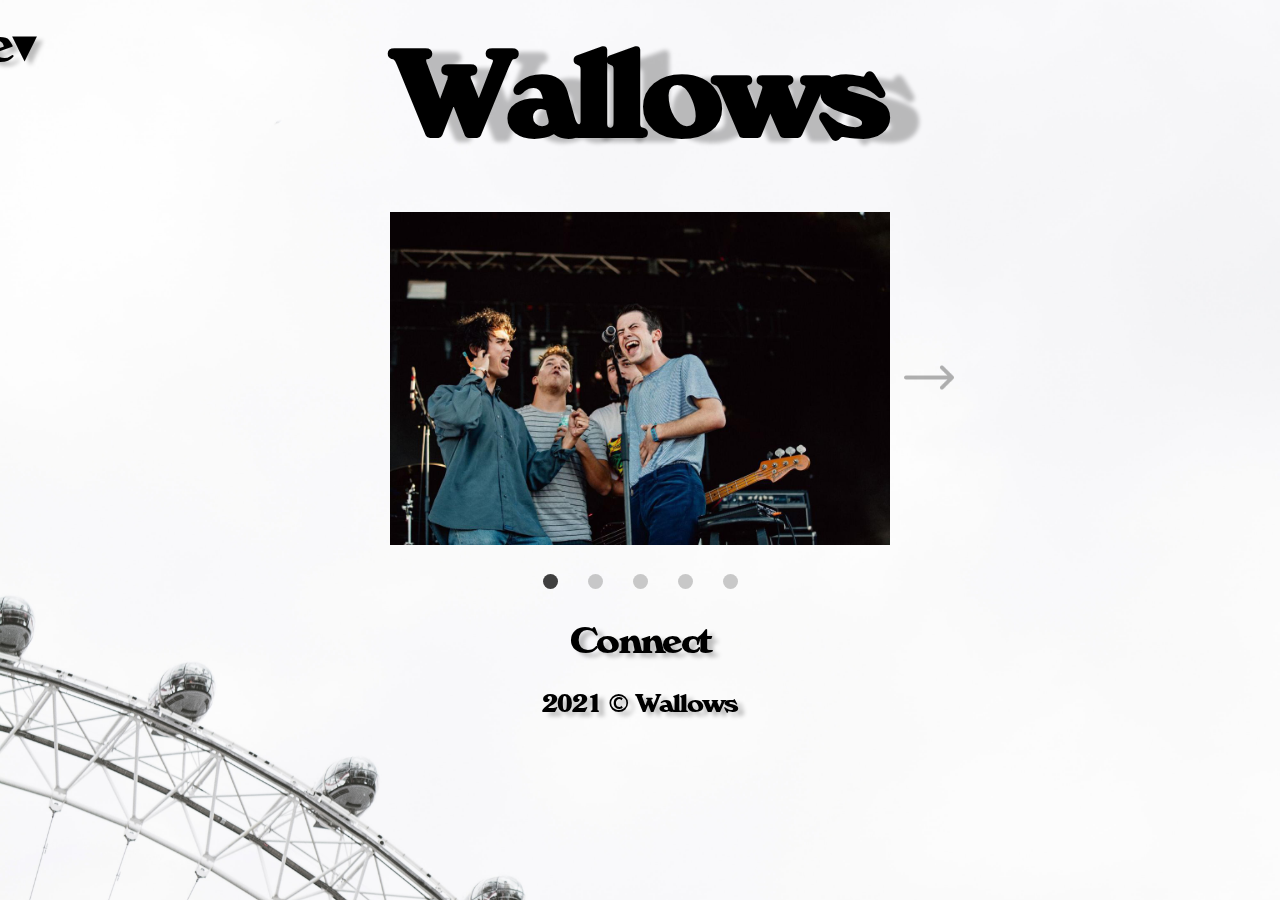
<file: index.html>
<!DOCTYPE html>
<html>

<head>
    <title>Wallows | Home</title>
    <meta name="viewport" content="width=device-width, initial-scale=1.0">
    <link rel="stylesheet" href="css/styles.css">
    <link href="https://unpkg.com/aos@2.3.1/dist/aos.css" rel="stylesheet">
    <script src="https://unpkg.com/aos@2.3.1/dist/aos.js"></script>
</head>

<body>
    <div id="home-div" data-aos="fade-down">
        <div class="explore">
            <span>Explore▾</span>
            <div class="explore-content">
                <a href="./pages/about.html">About</a>
                <a href="./pages/discography.html">Discography</a>
                <a href="https://wallowsmusic.store/">Merch</a>
                <a href="./pages/tour.html">Tour</a>
            </div>
            <div class="backdrop"></div>
        </div>
        <h1 class="title">Wallows</h1>
        <div class="carousel" data-aos="fade-right">
            <button class="carousel__button carousel__button--left is-hidden"><img src="img/left.png"></button>
            <div class="carousel__track-container">
                <ul class="carousel__track">
                    <li class="carousel__slide current-slide"><img class="carousel__image" src="img/photo-one.jpg"></li>
                    <li class="carousel__slide"><img class="carousel__image" src="img/photo-two.jpg"></li>
                    <li class="carousel__slide"><img class="carousel__image" src="img/photo-three.jpg"></li>
                    <li class="carousel__slide"><img class="carousel__image" src="img/photo-four.jpg"></li>
                    <li class="carousel__slide"><img class="carousel__image" src="img/photo-five.jpg"></li>
                </ul>
            </div>
            <button class="carousel__button carousel__button--right"><img src="img/right.png"></button>
            <div class="carousel__nav">
                <button class="carousel__indicator current-slide"></button>
                <button class="carousel__indicator"></button>
                <button class="carousel__indicator"></button>
                <button class="carousel__indicator"></button>
                <button class="carousel__indicator"></button>
            </div>
        </div>
        <br>
        <div id="connect_overlay" onclick="off()">
            <div id="connect-overlay-text">
                <p>Subscribe to be the first to know the latest Wallows news!</p>
                <input type="email" id="email" placeholder="Email Address">
                <p>Get Text Updates!<br><u>+1 747 223 6014</u></p>
                <ul id="socials">
                    <li><a><img class="connect-socials" src="img/tiktok.png"></a></li>
                    <li><a><img class="connect-socials" src="img/instagram.png"></a></li>
                    <li><a><img class="connect-socials" src="img/facebook.png"></a></li>
                    <li><a><img class="connect-socials" src="img/twitter.png"></a></li>
                    <li><a><img class="connect-socials" src="img/spotify.png"></a></li>
                    <li><a><img class="connect-socials" id="soundcloud" src="img/soundcloud.png"></a></li>
                    <li><a><img class="connect-socials" src="img/youtube.png"></a></li>
                    <li><a><img class="connect-socials" src="img/apple.png"></a></li>
                </ul>
            </div>
        </div>
        <div>
            <button id="connect" onclick="on()" data-aos="fade-left">Connect</button>
        </div>
        <footer data-aos="fade-right">2021 © Wallows</footer>
        <br>
        <br>
        <br>
        <br>
    </div>
    <script src="js/carousel.js"></script>
    <script src="js/connect.js"></script>
    <script>
        AOS.init({
            duration: 1200,
        });
        window.addEventListener('load', AOS.refresh);
    </script>
</body>

</html>
</file>
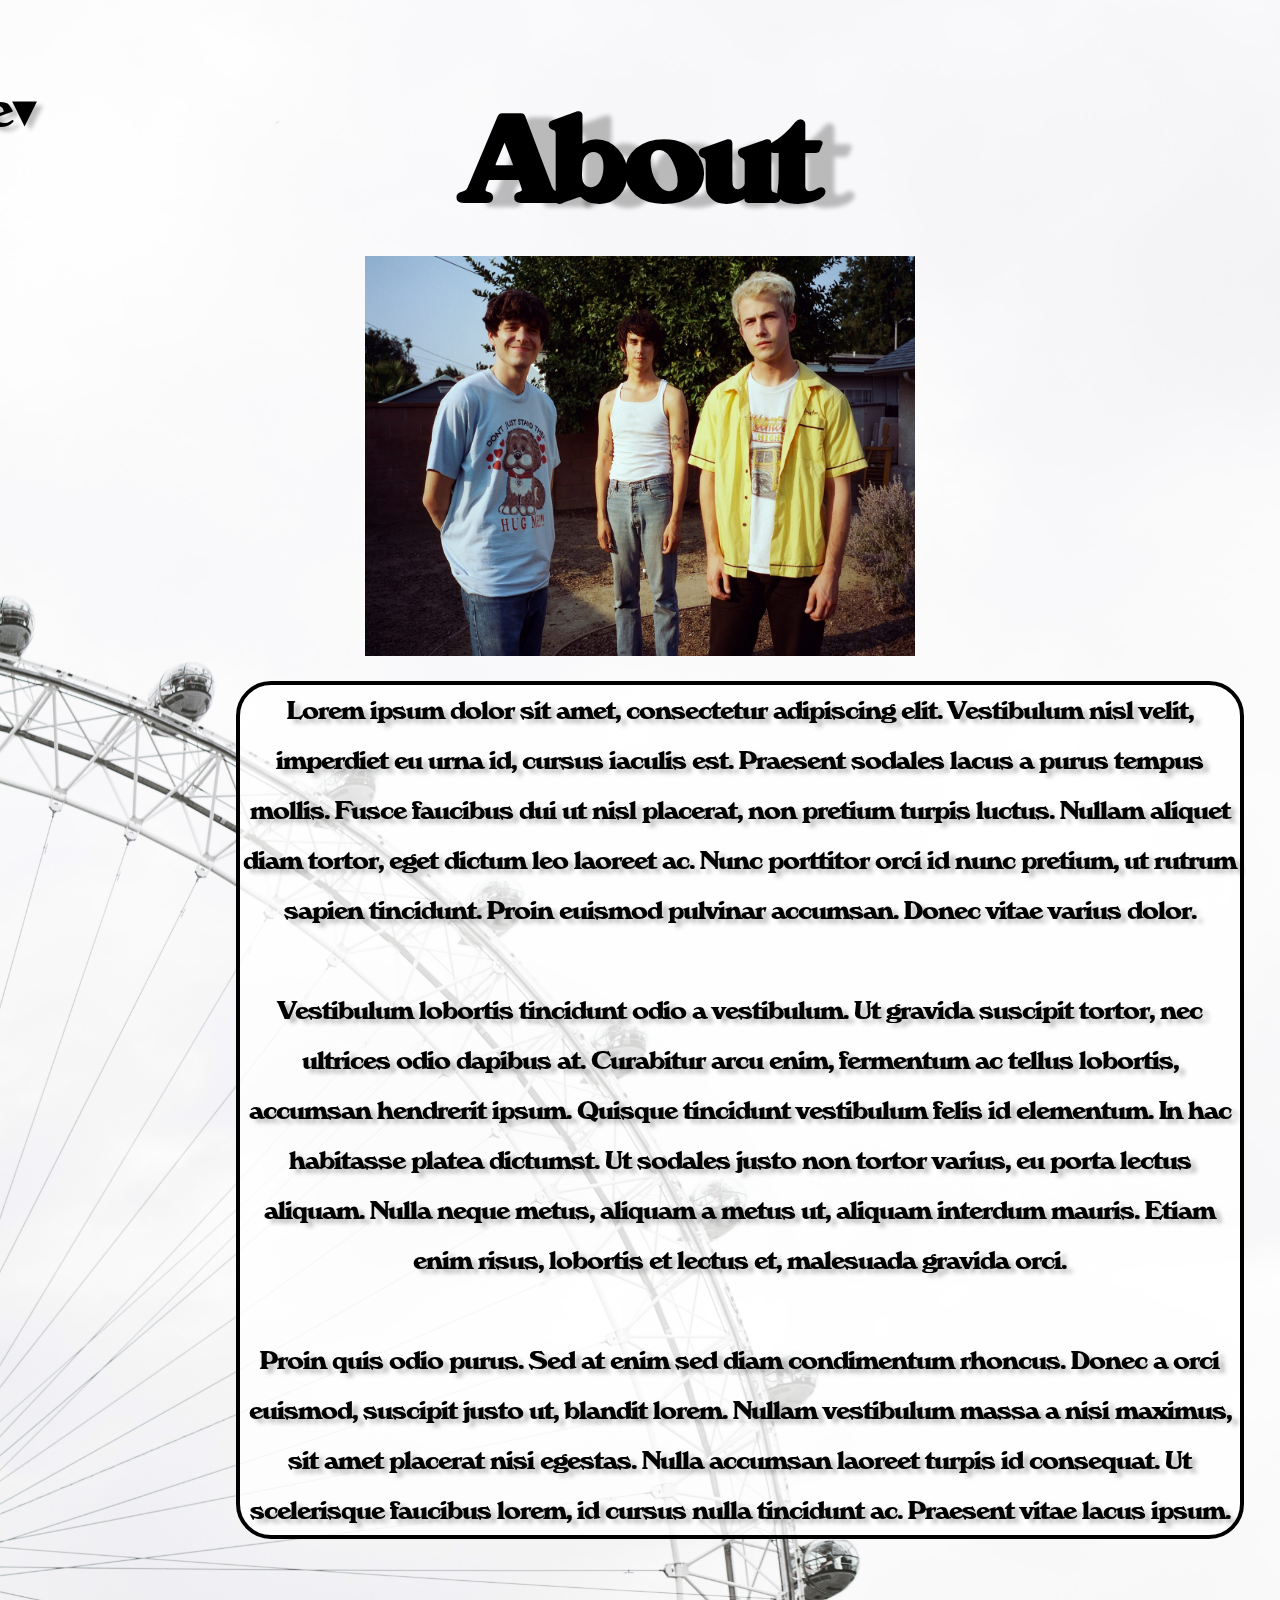
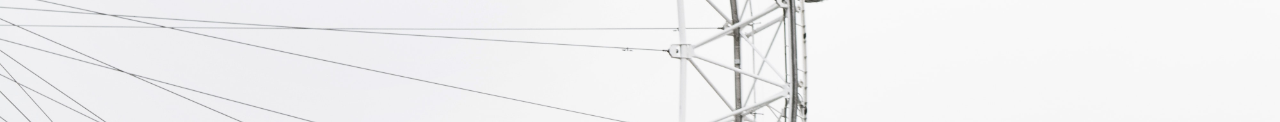
<file: pages/about.html>
<!DOCTYPE html>
<html>

<head>
    <title>Wallows | About</title>
    <meta name="viewport" content="width=device-width, initial-scale=1.0">
    <link rel="stylesheet" href="../css/styles.css">
    <link href="https://unpkg.com/aos@2.3.1/dist/aos.css" rel="stylesheet">
    <script src="https://unpkg.com/aos@2.3.1/dist/aos.js"></script>
</head>

<body>
    <div data-aos="fade-down">
        <div class="explore">
            <span>Explore▾</span>
            <div class="explore-content">
                <a href="./about.html">About</a>
                <a href="./discography.html">Discography</a>
                <a href="https://wallowsmusic.store/">Merch</a>
                <a href="./tour.html">Tour</a>
            </div>
            <div class="backdrop"></div>
        </div>
        <h1 class="title">About</h1>
        <a href="../index.html"><button class="home">Home</button></a>
        <img id="about-photo" src="../img/photo-four.jpg" height="400px" width="550px" data-aos="fade-right">
        <p id="about-text" data-aos="fade-up">
            Lorem ipsum dolor sit amet, consectetur adipiscing elit. Vestibulum nisl velit, imperdiet eu urna id, cursus
            iaculis est. Praesent sodales lacus a purus tempus mollis. Fusce faucibus dui ut nisl placerat, non pretium
            turpis luctus. Nullam aliquet diam tortor, eget dictum leo laoreet ac. Nunc porttitor orci id nunc pretium,
            ut
            rutrum sapien tincidunt. Proin euismod pulvinar accumsan. Donec vitae varius dolor.
            <br>
            <br>
            Vestibulum lobortis tincidunt odio a vestibulum. Ut gravida suscipit tortor, nec ultrices odio dapibus at.
            Curabitur arcu enim, fermentum ac tellus lobortis, accumsan hendrerit ipsum. Quisque tincidunt vestibulum
            felis
            id elementum. In hac habitasse platea dictumst. Ut sodales justo non tortor varius, eu porta lectus aliquam.
            Nulla neque metus, aliquam a metus ut, aliquam interdum mauris. Etiam enim risus, lobortis et lectus et,
            malesuada gravida orci.
            <br>
            <br>
            Proin quis odio purus. Sed at enim sed diam condimentum rhoncus. Donec a orci euismod, suscipit justo ut,
            blandit lorem. Nullam vestibulum massa a nisi maximus, sit amet placerat nisi egestas. Nulla accumsan
            laoreet
            turpis id consequat. Ut scelerisque faucibus lorem, id cursus nulla tincidunt ac. Praesent vitae lacus
            ipsum.
        </p>
        <br>
        <!-- <div id="connect_overlay" onclick="off()" data-aos="fade-up">
            <div id="connect-overlay-text">
                <p>Subscribe to be the first to know the latest Wallows news!</p>
                <input type="email" id="email" placeholder="Email Address">
                <p>Get Text Updates!<br><u>+1 747 223 6014</u></p>
                <ul id="socials">
                    <li><a><img class="connect-socials" src="../img/tiktok.png"></a></li>
                    <li><a><img class="connect-socials" src="../img/instagram.png"></a></li>
                    <li><a><img class="connect-socials" src="../img/facebook.png"></a></li>
                    <li><a><img class="connect-socials" src="../img/twitter.png"></a></li>
                    <li><a><img class="connect-socials" src="../img/spotify.png"></a></li>
                    <li><a><img class="connect-socials" id="soundcloud" src="../img/soundcloud.png"></a></li>
                    <li><a><img class="connect-socials" src="../img/youtube.png"></a></li>
                    <li><a><img class="connect-socials" src="../img/apple.png"></a></li>
                </ul>
            </div>
        </div>
        <div>
            <button id="connect" onclick="on()" data-aos="fade-left">Connect</button>
        </div> -->
        <footer data-aos="fade-right">2021 © Wallows</footer>
        <br>
        <br>
        <br>
        <br>
    </div>
    <script src="../js/connect.js"></script>
    <script>
        AOS.init({
            duration: 1200,
        });
        window.addEventListener('load', AOS.refresh);
    </script>
</body>

</html>
</file>
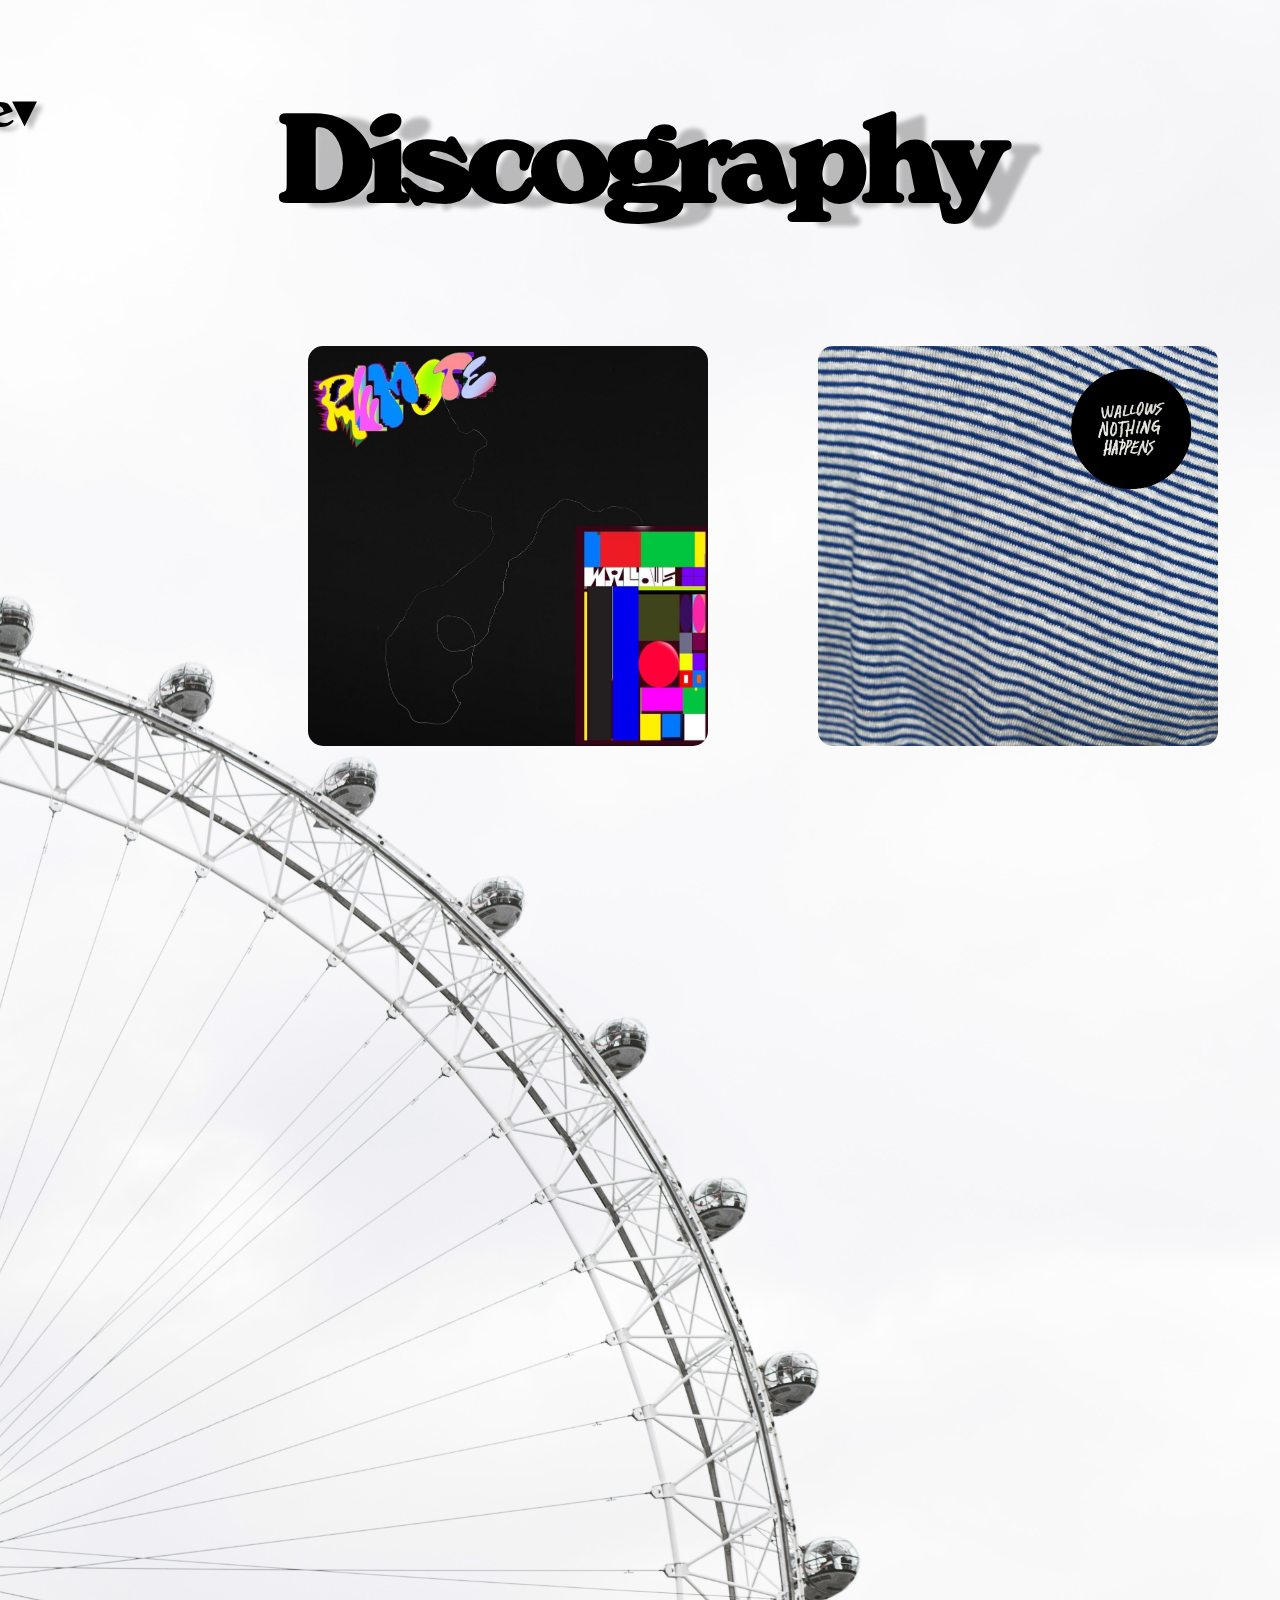
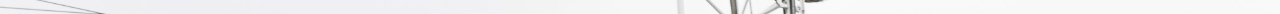
<file: pages/discography.html>
<!DOCTYPE html>
<html>

<head>
    <title>Wallows | Discography</title>
    <meta name="viewport" content="width=device-width, initial-scale=1">
    <link rel="stylesheet" href="../css/styles.css">
    <link href="https://unpkg.com/aos@2.3.1/dist/aos.css" rel="stylesheet">
    <script src="https://unpkg.com/aos@2.3.1/dist/aos.js"></script>
</head>

<body>
    <div data-aos="fade-down">
        <div class="explore">
            <span>Explore▾</span>
            <div class="explore-content">
                <a href="./about.html">About</a>
                <a href="./discography.html">Discography</a>
                <a href="https://wallowsmusic.store/">Merch</a>
                <a href="./tour.html">Tour</a>
            </div>
            <div class="backdrop"></div>
        </div>
        <h1 class="title">Discography</h1>
        <a href="../index.html"><button class="home">Home</button></a>
        <div class="album-grid">
            <div class="remote" data-aos="fade-right">
                <img class="albums" src="../img/remote.jpg">
                <div class="remote-overlay">
                    <div class="remote-title">Remote</div>
                    <br>
                    <p class="remote-description">
                        “Remote” is the third extended play (EP) by American band Wallows. It was released on October
                        23,
                        2020 through Atlantic Records.
                    </p>
                    <p><a id="listen"
                            href="https://youtube.com/playlist?list=PLQmOQjz-rtbAHBuqTRJ4MPTvwpZAEFNSe">Listen</a>
                    </p>
                </div>
            </div>
            <div class="nh" data-aos="fade-left">
                <img class="albums" src="../img/nothing-happens.jpg">
                <div class="nh-overlay">
                    <div class="nh-title">Nothing Happens</div>
                    <br>
                    <p class="nh-description">
                        “Nothing Happens” is the debut studio album by American band Wallows, released on March 22, 2019
                        through Atlantic Records.
                    </p>
                    <p><a id="listen" href="https://wallows.lnk.to/NothingHappensIN">Listen</a></p>
                </div>
            </div>
            <div class="spring" data-aos="fade-right">
                <img class="albums" src="../img/spring.jpg">
                <div class="spring-overlay">
                    <div class="spring-title">Spring</div>
                    <br>
                    <p class="spring-description">
                        “Spring” is the second extended play (EP) by American band Wallows, released on April 6, 2018
                        through Atlantic Records.
                    </p>
                    <p><a id="listen"
                            href="https://www.youtube.com/playlist?list=PLQmOQjz-rtbChi2NBMQvBxz9HGCUTnHTl">Listen</a>
                    </p>
                </div>
            </div>
            <div class="narwhals" data-aos="fade-left">
                <img class="albums" src="../img/narwhals.jpg">
                <div class="narwhals-overlay">
                    <div class="narwhals-title">Narwhals</div>
                    <br>
                    <p class="narwhals-description">
                        “The Narwhals” is the debut extended play by American band Wallows, released on October 10th,
                        2014
                        (independently).
                    </p>
                </div>
            </div>
        </div>
        <!-- <div id="connect_overlay" onclick="off()">
            <div id="connect-overlay-text">
                <p>Subscribe to be the first to know the latest Wallows news!</p>
                <input type="email" id="email" placeholder="Email Address">
                <p>Get Text Updates!<br><u>+1 747 223 6014</u></p>
                <ul id="socials">
                    <li><a><img class="connect-socials" src="../img/tiktok.png"></a></li>
                    <li><a><img class="connect-socials" src="../img/instagram.png"></a></li>
                    <li><a><img class="connect-socials" src="../img/facebook.png"></a></li>
                    <li><a><img class="connect-socials" src="../img/twitter.png"></a></li>
                    <li><a><img class="connect-socials" src="../img/spotify.png"></a></li>
                    <li><a><img class="connect-socials" id="soundcloud" src="../img/soundcloud.png"></a></li>
                    <li><a><img class="connect-socials" src="../img/youtube.png"></a></li>
                    <li><a><img class="connect-socials" src="../img/apple.png"></a></li>
                </ul>
            </div>
        </div>
        <div>
            <button id="connect" onclick="on()" data-aos="fade-left">Connect</button>
        </div> -->
        <footer data-aos="fade-right">2021 © Wallows</footer>
        <br>
        <br>
        <br>
        <br>
    </div>
    <script src="../js/connect.js"></script>
    <script>
        AOS.init({
            duration: 1200,
        });
        window.addEventListener('load', AOS.refresh);
    </script>
</body>

</html>
</file>
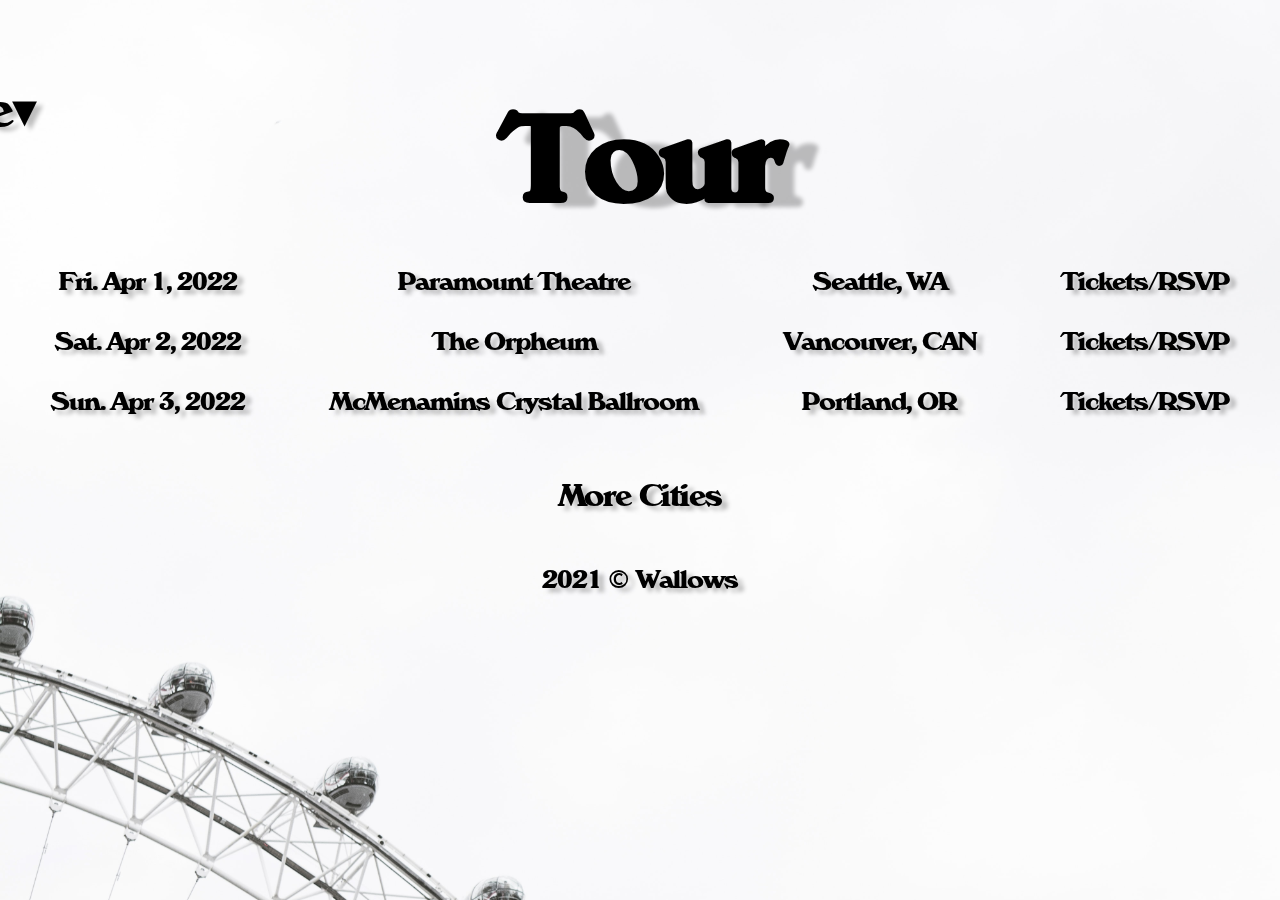
<file: pages/tour.html>
<!DOCTYPE html>
<html>

<head>
    <title>Wallows | Tour</title>
    <meta name="viewport" content="width=device-width, initial-scale=1.0">
    <link rel="stylesheet" href="../css/styles.css">
    <link href="https://unpkg.com/aos@2.3.1/dist/aos.css" rel="stylesheet">
    <script src="https://unpkg.com/aos@2.3.1/dist/aos.js"></script>
</head>

<body>
    <div data-aos="fade-down">
        <div class="explore">
            <span>Explore▾</span>
            <div class="explore-content">
                <a href="./about.html">About</a>
                <a href="./discography.html">Discography</a>
                <a href="https://wallowsmusic.store/">Merch</a>
                <a href="./tour.html">Tour</a>
            </div>
            <div class="backdrop"></div>
        </div>
        <h1 class="title">Tour</h1>
        <a href="../index.html"><button class="home">Home</button></a>
        <div class="cities" data-aos="fade-up">
            <p class="dates" data-aos="fade-left">Fri. Apr 1, 2022<br>Sat. Apr 2, 2022<br>Sun. Apr 3, 2022</p>
            <p class="places" data-aos="fade-left">Paramount Theatre<br>The Orpheum<br>McMenamins Crystal Ballroom</p>
            <p class="city" data-aos="fade-right">Seattle, WA<br>Vancouver, CAN<br>Portland, OR</p>
            <p class="tickets" data-aos="fade-right">
                <span id="ticket-one">Tickets/RSVP</span>
                <br>
                <span id="ticket-two">Tickets/RSVP</span>
                <br>
                <span id="ticket-three">Tickets/RSVP</span>
            </p>
        </div>
        <p id="more-cities" data-aos="fade-left"><a id="more-cities-lettering">More Cities</a></p>
        <br>
        <!-- <div id="connect_overlay" onclick="off()">
        <div id="connect-overlay-text">
            <p>Subscribe to be the first to know the latest Wallows news!</p>
            <input type="email" id="email" placeholder="Email Address">
            <p>Get Text Updates!<br><u>+1 747 223 6014</u></p>
            <ul id="socials">
                <li><a><img class="connect-socials" src="../img/tiktok.png"></a></li>
                <li><a><img class="connect-socials" src="../img/instagram.png"></a></li>
                <li><a><img class="connect-socials" src="../img/facebook.png"></a></li>
                <li><a><img class="connect-socials" src="../img/twitter.png"></a></li>
                <li><a><img class="connect-socials" src="../img/spotify.png"></a></li>
                <li><a><img class="connect-socials" id="soundcloud" src="../img/soundcloud.png"></a></li>
                <li><a><img class="connect-socials" src="../img/youtube.png"></a></li>
                <li><a><img class="connect-socials" src="../img/apple.png"></a></li>
            </ul>
        </div>
    </div>
    <div>
        <button id="connect" onclick="on()" data-aos="fade-left">Connect</button>
    </div> -->
        <footer data-aos="fade-right">2021 © Wallows</footer>
        <br>
        <br>
        <br>
        <br>
    </div>
    <script src="../js/connect.js"></script>
    <script>
        AOS.init({
            duration: 1200,
        });
        window.addEventListener('load', AOS.refresh);
    </script>
</body>

</html>
</file>
<file: css/styles.css>
/* Website's Font */
@font-face {
    font-family: "Verona Bold";
    src: url('../css/fonts/Verona-Bold.ttf');
}

body {
    font-family: "Verona Bold";
    color: black;
}

html {
    background-image: url("../img/bw.jpg");
    background-size: cover;
}

#home-div {
    margin-top: -64.8px;
}

.title {
    font-size: 120px;
    line-height: 277px;
    text-align: center;
    margin-top: 1.5%;
    letter-spacing: -0.04em;

    text-shadow: 29px 4px 4px rgba(0, 0, 0, 0.25);
}

.home {
    position: absolute;
    width: 147px;
    height: 63px;
    left: 1300px;
    top: 58px;

    font-family: "Verona Bold";
    font-size: 50px;
    line-height: 63px;
    letter-spacing: -0.04em;

    background: transparent;
    border: none;

    color: #000000;

    text-shadow: 6px 4px 4px rgba(0, 0, 0, 0.25);

    cursor: pointer;
    text-decoration: none;
}

.home:hover {
    opacity: 0.6;
    text-decoration: underline;
}

.cities {
    display: grid;
    margin-top: -150px;
    grid-template-columns: auto auto auto auto;
    grid-template-rows: auto auto auto;
    text-align: center;
    font-size: 25px;
    font-family: "Verona Bold";
    line-height: 60px;
    letter-spacing: -0.04em;
    text-shadow: 6px 4px 4px rgba(0, 0, 0, 0.25);
    margin-bottom: -30px;
}

#more-cities {
    font-size: 30px;
    text-align: center;    
    font-family: "Verona Bold";
    letter-spacing: -0.04em;
    margin-bottom: 20px;
    margin-top: 50px;
    text-shadow: 6px 4px 4px rgba(0, 0, 0, 0.25);
}

#more-cities-lettering:hover {
    opacity: 0.6;
    text-decoration: underline;
    cursor: pointer;
}

#ticket-one:hover {
    text-decoration: underline;
    opacity: 0.6;
}

#ticket-two:hover {
    text-decoration: underline;
    opacity: 0.6;
}

#ticket-three:hover {
    text-decoration: underline;
    opacity: 0.6;
}


.explore {
    position: absolute;
    width: 147px;
    height: 63px;
    right: 1300px;
    top: 58px;

    font-family: "Verona Bold";
    font-size: 50px;
    line-height: 63px;
    letter-spacing: -0.04em;

    background: transparent;
    border: none;

    color: #000000;

    text-shadow: 6px 4px 4px rgba(0, 0, 0, 0.25);

    cursor: pointer;
    text-decoration: none;
}

.explore-content {
    display: none;
    position: absolute;
    background-color: transparent;
    min-width: 160px;
    z-index: 2;
}

.explore-content a {
    color: black;
    padding-bottom: 10px;
    text-decoration: none;
    display: block;
  }
  
.explore-content a:hover {
    background-color: transparent;
    text-decoration: underline;
    opacity: 0.6;
}

.backdrop {
    background-color:rgba(256,256,256,0.9);
    height: 100%;
    left: 0;
    position: fixed;
    top: 0;
    width: 100%;
    z-index: 1;
    display: none;
}

.explore:hover > .backdrop {
      display: block;
}

.explore:hover .explore-content {
    display: block;
}

#about-text {
    position: relative;
    text-align: center;
    font-size: 25px;
    width:1000px;
    left: 18%;
    line-height: 50px;
    letter-spacing: -0.04em;
    text-shadow: 6px 4px 4px rgba(0, 0, 0, 0.25);
    background: rgba(256, 256, 256, 0.8);
    border-radius: 35px;
    border: 4px solid black;
}

#about-photo {
    display: block;
    margin-left: auto;
    margin-right: auto;
    margin-top: -120px;;
}

/* Carousel */

.carousel {
    position: relative;
    width: 500px;
    height: 400px;
    margin: 0 auto;
    margin-top: -10.5%;
}

.carousel__image {
    width: 500px;
    height: 400px;
    object-fit: contain;
}

.carousel__track-container {
    height: 100%;
    position: relative;
    overflow: hidden;
}

.carousel__track {
    padding: 0;
    margin: 0;
    list-style: none;
    position: relative;
    height: 100%;
    transition: transform 250ms ease-in;
}

.carousel__slide {
    position: absolute;
    top: 0;
    bottom: 0;
    width: 100%;
}

.carousel__button {
    position: absolute;
    top: 50%;
    transform: translateY(-50%);
    background: transparent;
    border: 0;
    opacity: 0.3;
    cursor: pointer;
}

.carousel__button:hover {
    opacity: 1;
}

.carousel__button--left {
    left: -70px;
}

.carousel__button--right {
    right: -70px;
}

.carousel__button img {
    width: 50px;
}

.carousel__nav {
    display: flex;
    justify-content: center;
    padding: 10px 0;
}

.carousel__indicator {
    border: 0;
    border-radius: 50%;
    width: 15px;
    height: 15px;
    background: rgba(0,0,0,0.2);
    margin: 0 15px;
    cursor: pointer;
    margin-top: -3%;
}

.carousel__indicator.current-slide {
    background: rgba(0,0,0,0.75);
}

.is-hidden {
    display: none;
}

#connect {
    font-size: 35px;
    line-height: 63px;
    padding: 10px;
    display: block;
    margin-left: auto;
    margin-right: auto;
    margin-bottom: -0.3%;
    letter-spacing: -0.04em;
    text-decoration: none;
    background: transparent;
    border: none;
    cursor: pointer;
    font-family: "Verona Bold";

    text-shadow: 6px 4px 4px rgba(0, 0, 0, 0.25);
}

#connect:hover {
    opacity: 0.6;
    text-decoration: underline;
    cursor: pointer;
}

#connect_overlay {
    position: fixed; /* Sit on top of the page content */
    display: none; /* Hidden by default */
    width: 50%;
    height: 55%; 
    top: 22.5%;
    left:25%;
    right: 0;
    bottom: 0;
    z-index: 2;
    border-radius: 35px;
    border: 5px solid black;
    background-color: rgba(256,256,256,1);
    cursor: pointer; /* Add a pointer on hover */
}

#connect-overlay-text {
    position: absolute;
    font-size: 30px;
    color: black;
    text-align: center;
    top: 7%;
    left: 0;
}

#email {
    border-radius: 35px;
    border: 2px solid black;
    height: 25px;
    width: 220px;
    padding: 7px;
    font-size: 15px;
    font-family: "Verona Bold";
}

ul {
    list-style-type: none;
    display: flex;
    flex-direction: row;
    align-items: center;
    justify-content: center;
}

.connect-socials {
    width: 40px;
    height: 40px;
}

#soundcloud {
    width: 50px;
    height: 50px;
}

li {
    margin-right: 10px;
}

footer {
    font-size: 25px;
    line-height: 50px;
    text-align: center;
    letter-spacing: -0.04em;

    text-shadow: 6px 4px 4px rgba(0, 0, 0, 0.25);
}

/* 2x2 Grid Layout */

.albums {
    height: 400px;
    width: 400px;
    padding: 20px;
    display: block;
    margin-left: 280px;
    border-radius: 35px;
    cursor: pointer;
    margin-top: -50px;
}

.album-grid {
    height: 1100px;
    display: grid;
    grid-template-columns: 500px 500px;
    grid-row: auto auto;
    grid-column-gap: 10px;
}

/* Overlay */

.remote {
    position: relative;
    width: 400px;
}

.remote-overlay {
    position: absolute;
    top: 0;
    left: 330px;
    width: 300px;
    height: 300px;
    background: rgba(256, 256, 256, 0.9);
    color: black;
    border-radius: 35px;
    border: 4px solid black;
    padding: 20px;
    display: flex;
    flex-direction: column;
    align-items: center;
    justify-content: center;
    opacity: 0;
    cursor: pointer;
    transition: opacity 0.25s;
}

.remote-overlay > * {
    transform: translateY(20px);
    transition: transform 0.25s;
}

.remote-overlay:hover {
    opacity: 1;  
}

.remote-overlay:hover > * {
    transform: translateY(0);
}

.remote-title {
    font-size: 2em;
}

.remote-description {
    font-size: 1em;
    margin-top: 0.25em;
}

#listen {
    color: black;
}

#listen:hover {
    opacity: 0.5;
    text-decoration: none;
}

.nh {
    position: relative;
    width: 400px;
}

.nh-overlay {
    position: absolute;
    top: 0;
    left: 330px;
    width: 300px;
    height: 300px;
    background: rgba(256, 256, 256, 0.9);
    color: black;
    border-radius: 35px;
    border: 4px solid black;
    padding: 20px;
    display: flex;
    flex-direction: column;
    align-items: center;
    justify-content: center;
    opacity: 0;
    cursor: pointer;
    transition: opacity 0.25s;
}

.nh-overlay > * {
    transform: translateY(20px);
    transition: transform 0.25s;
}

.nh-overlay:hover {
    opacity: 1;  
}

.nh-overlay:hover > * {
    transform: translateY(0);
}

.nh-title {
    font-size: 2em;
}

.nh-description {
    font-size: 1em;
    margin-top: 0.25em;
}

.spring {
    position: relative;
    width: 400px;
}

.spring-overlay {
    position: absolute;
    top: 0;
    left: 330px;
    width: 300px;
    height: 300px;
    background: rgba(256, 256, 256, 0.9);
    color: black;
    border-radius: 35px;
    border: 4px solid black;
    padding: 20px;
    display: flex;
    flex-direction: column;
    align-items: center;
    justify-content: center;
    opacity: 0;
    cursor: pointer;
    transition: opacity 0.25s;
}

.spring-overlay > * {
    transform: translateY(20px);
    transition: transform 0.25s;
}

.spring-overlay:hover {
    opacity: 1;  
}

.spring-overlay:hover > * {
    transform: translateY(0);
}

.spring-title {
    font-size: 2em;
}

.spring-description {
    font-size: 1em;
    margin-top: 0.25em;
}

.narwhals {
    position: relative;
    width: 400px;
}

.narwhals-overlay {
    position: absolute;
    top: 0;
    left: 330px;
    width: 300px;
    height: 300px;
    background: rgba(256, 256, 256, 0.9);
    color: black;
    border-radius: 35px;
    border: 4px solid black;
    padding: 20px;
    display: flex;
    flex-direction: column;
    align-items: center;
    justify-content: center;
    opacity: 0;
    cursor: pointer;
    transition: opacity 0.25s;
}

.narwhals-overlay > * {
    transform: translateY(20px);
    transition: transform 0.25s;
}

.narwhals-overlay:hover {
    opacity: 1;  
}

.narwhals-overlay:hover > * {
    transform: translateY(0);
}

.narwhals-title {
    font-size: 2em;
}

.narwhals-description {
    font-size: 1em;
    margin-top: 0.25em;
}
</file>
